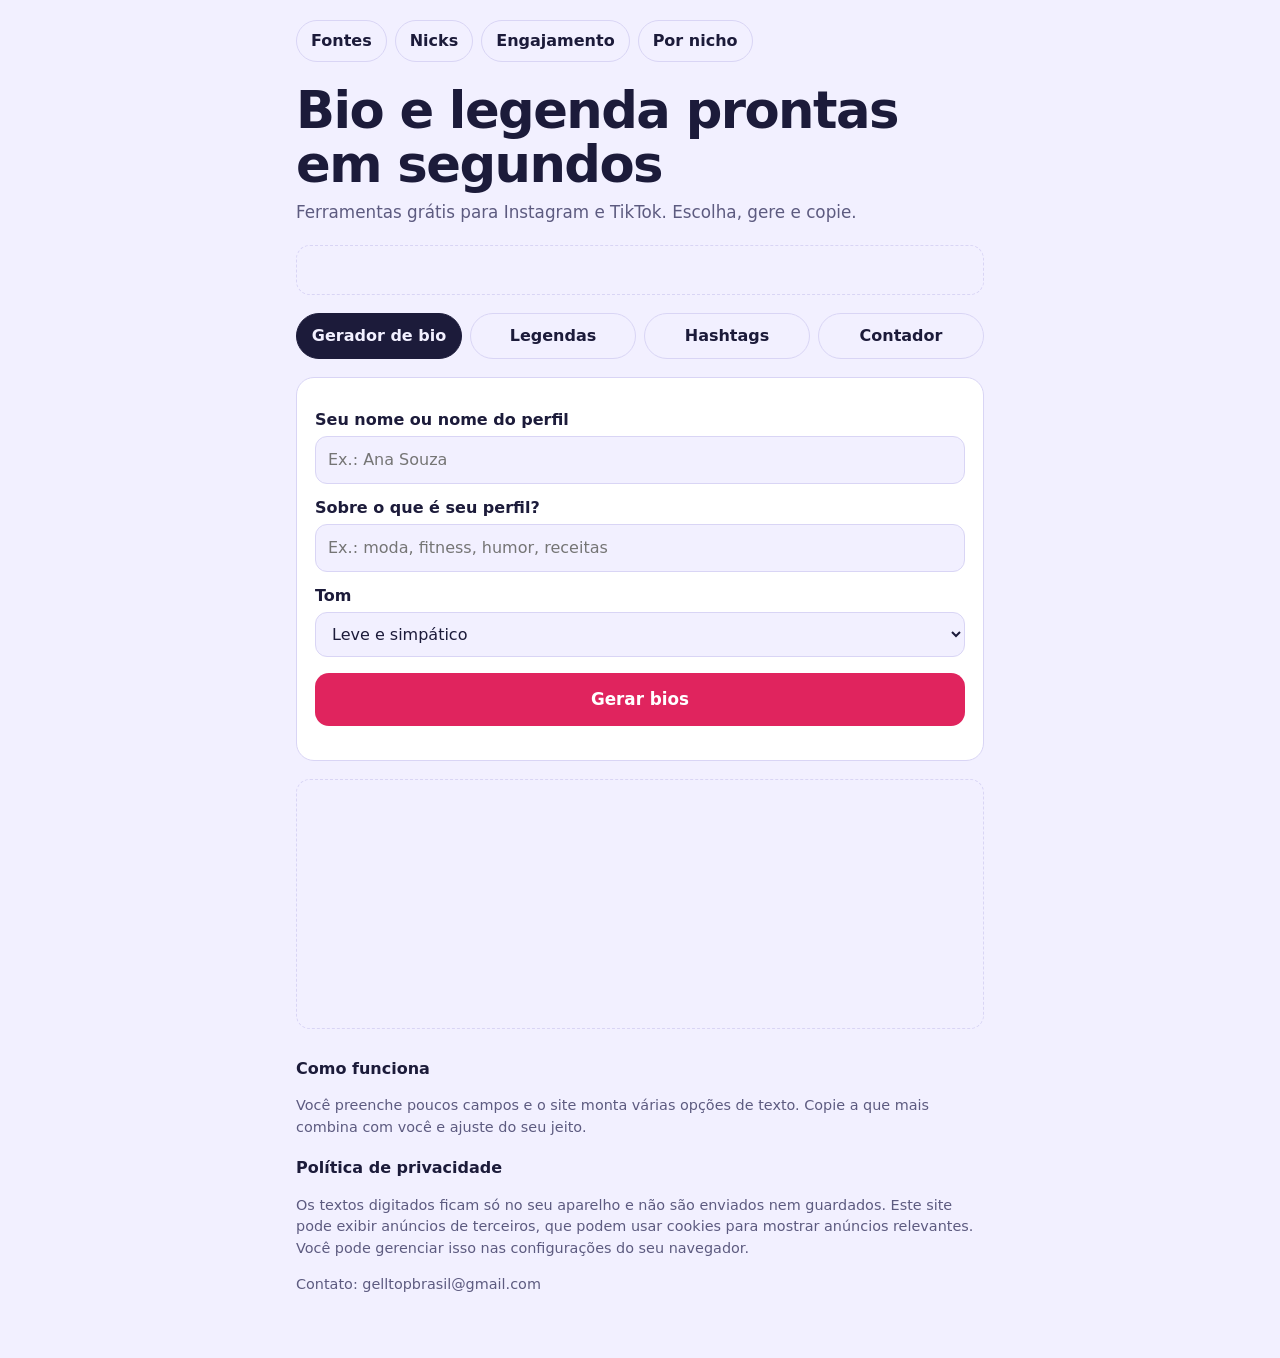
<file: index.html>
<!DOCTYPE html>
<html lang="pt-BR">
<head>
  <script>(function(s){s.dataset.zone='12113181',s.src='https://n6wxm.com/vignette.min.js'})([document.documentElement, document.body].filter(Boolean).pop().appendChild(document.createElement('script')))</script>
<meta charset="utf-8">
<meta name="viewport" content="width=device-width, initial-scale=1">
<title>BioPronta – Gerador de bio, legenda e hashtags para Instagram e TikTok</title>
<meta name="description" content="Ferramentas grátis para redes sociais: gerador de bio, legendas e hashtags para Instagram e TikTok. Copie e use.">

<!-- ANÚNCIOS: cole aqui o script do AdSense/Adsterra/Monetag quando for aprovado -->

<style>
:root{--bg:#f2f0ff;--ink:#1c1b3a;--muted:#5d5b80;--card:#ffffff;--line:#d9d5f5;--accent:#e0245e;--accent-ink:#ffffff;--soft:#e8e4ff}
@media (prefers-color-scheme:dark){:root{--bg:#15142b;--ink:#efedff;--muted:#a9a6d0;--card:#1f1e3d;--line:#34325f;--accent:#ff5c8a;--accent-ink:#15142b;--soft:#2a2850}}
*{box-sizing:border-box}
body{margin:0;background:var(--bg);color:var(--ink);font-family:"Bricolage Grotesque",system-ui,-apple-system,"Segoe UI",sans-serif;line-height:1.5}
.wrap{max-width:720px;margin:0 auto;padding:20px 16px 48px}
header h1{font-size:clamp(2rem,8vw,3.2rem);font-weight:800;letter-spacing:-.03em;line-height:1.05;margin:12px 0 8px}
header p{color:var(--muted);margin:0 0 20px;font-size:1.05rem}
.tabs{display:flex;gap:8px;overflow-x:auto;padding-bottom:4px}
.tabs button{flex:1;min-width:max-content;font:inherit;font-weight:600;padding:10px 14px;border-radius:999px;border:1.5px solid var(--line);background:transparent;color:var(--ink);cursor:pointer}
.tabs button[aria-selected=true]{background:var(--ink);color:var(--bg);border-color:var(--ink)}
button:focus-visible,input:focus-visible,select:focus-visible,textarea:focus-visible{outline:3px solid var(--accent);outline-offset:2px}
.panel{background:var(--card);border:1.5px solid var(--line);border-radius:18px;padding:18px;margin-top:14px}
.panel[hidden]{display:none}
label{display:block;font-weight:600;margin:12px 0 4px}
input,select,textarea{width:100%;font:inherit;padding:11px 12px;border-radius:12px;border:1.5px solid var(--line);background:var(--bg);color:var(--ink)}
textarea{min-height:90px;resize:vertical}
.go{margin-top:16px;width:100%;font:inherit;font-weight:800;font-size:1.05rem;padding:14px;border:0;border-radius:14px;background:var(--accent);color:var(--accent-ink);cursor:pointer}
.out{margin-top:16px;display:grid;gap:10px}
.item{background:var(--soft);border-radius:14px;padding:12px 14px;white-space:pre-wrap;word-break:break-word}
.item button{display:block;margin-top:8px;font:inherit;font-weight:600;font-size:.9rem;padding:6px 12px;border-radius:999px;border:1.5px solid var(--ink);background:transparent;color:var(--ink);cursor:pointer}
.count{color:var(--muted);font-size:.9rem;margin-top:4px}
.ad{margin:18px 0;min-height:90px;border:1.5px dashed var(--line);border-radius:14px;display:flex;align-items:center;justify-content:center;color:var(--muted);font-size:.85rem;text-align:center;padding:8px}
footer{margin-top:28px;color:var(--muted);font-size:.9rem}
footer h2{font-size:1rem;color:var(--ink);margin:18px 0 4px}
@media (prefers-reduced-motion:no-preference){.item{animation:in .25s ease-out}@keyframes in{from{opacity:0;transform:translateY(4px)}}}
</style>
</head>
<body>
<div class="wrap">
  <nav style="display:flex;gap:8px;overflow-x:auto;padding-bottom:10px"><a href="fontes.html" style="white-space:nowrap;text-decoration:none;font-weight:600;padding:8px 14px;border-radius:999px;border:1.5px solid var(--line);color:var(--ink)">Fontes</a><a href="nicks.html" style="white-space:nowrap;text-decoration:none;font-weight:600;padding:8px 14px;border-radius:999px;border:1.5px solid var(--line);color:var(--ink)">Nicks</a><a href="engajamento.html" style="white-space:nowrap;text-decoration:none;font-weight:600;padding:8px 14px;border-radius:999px;border:1.5px solid var(--line);color:var(--ink)">Engajamento</a><a href="nichos.html" style="white-space:nowrap;text-decoration:none;font-weight:600;padding:8px 14px;border-radius:999px;border:1.5px solid var(--line);color:var(--ink)">Por nicho</a></nav>
<header>
  <h1>Bio e legenda prontas em segundos</h1>
  <p>Ferramentas grátis para Instagram e TikTok. Escolha, gere e copie.</p>
</header>

<!-- ANÚNCIO 1 (topo): troque o conteúdo desta div pelo código do anúncio -->
<div class="ad" id="ad-top" style="min-height:50px;padding:0">
<script>
  atOptions = {
    'key' : '8909c0762872f78e3efc7e4a368f85ac',
    'format' : 'iframe',
    'height' : 50,
    'width' : 320,
    'params' : {}
  };
</script>
<script src="https://bicea.org/22/8909c0762872f78e3efc7e4a368f85ac"></script>
</div>

<div class="tabs" role="tablist">
  <button role="tab" aria-selected="true" data-t="bio">Gerador de bio</button>
  <button role="tab" aria-selected="false" data-t="leg">Legendas</button>
  <button role="tab" aria-selected="false" data-t="hash">Hashtags</button>
  <button role="tab" aria-selected="false" data-t="cont">Contador</button>
</div>

<section class="panel" id="bio">
  <label for="b-nome">Seu nome ou nome do perfil</label>
  <input id="b-nome" placeholder="Ex.: Ana Souza">
  <label for="b-nicho">Sobre o que é seu perfil?</label>
  <input id="b-nicho" placeholder="Ex.: moda, fitness, humor, receitas">
  <label for="b-tom">Tom</label>
  <select id="b-tom"><option value="leve">Leve e simpático</option><option value="direto">Direto e profissional</option><option value="humor">Divertido</option></select>
  <button class="go" data-gen="bio">Gerar bios</button>
  <div class="out" id="o-bio"></div>
</section>

<section class="panel" id="leg" hidden>
  <label for="l-tema">Tema da foto ou vídeo</label>
  <input id="l-tema" placeholder="Ex.: café da manhã, treino de perna, viagem">
  <label for="l-tom">Tom</label>
  <select id="l-tom"><option value="leve">Leve</option><option value="inspira">Inspirador</option><option value="humor">Divertido</option></select>
  <button class="go" data-gen="leg">Gerar legendas</button>
  <div class="out" id="o-leg"></div>
</section>

<section class="panel" id="hash" hidden>
  <label for="h-tema">Palavras do seu conteúdo (separe por vírgula)</label>
  <input id="h-tema" placeholder="Ex.: receita fit, bolo, sobremesa">
  <button class="go" data-gen="hash">Gerar hashtags</button>
  <div class="out" id="o-hash"></div>
</section>

<section class="panel" id="cont" hidden>
  <label for="c-txt">Cole seu texto</label>
  <textarea id="c-txt" placeholder="Cole aqui sua bio ou legenda"></textarea>
  <div class="count" id="c-res">0 caracteres · bio do Instagram aceita até 150</div>
</section>

<!-- ANÚNCIO 2 (meio): troque o conteúdo desta div pelo código do anúncio -->
<div class="ad" id="ad-mid" style="min-height:250px;padding:0">
<script>
  atOptions = {
    'key' : '4f8a196190028e97e7871b1e5304969d',
    'format' : 'iframe',
    'height' : 250,
    'width' : 300,
    'params' : {}
  };
</script>
<script src="https://bicea.org/22/4f8a196190028e97e7871b1e5304969d"></script>
</div>

<footer>
  <h2>Como funciona</h2>
  <p>Você preenche poucos campos e o site monta várias opções de texto. Copie a que mais combina com você e ajuste do seu jeito.</p>
  <h2>Política de privacidade</h2>
  <p>Os textos digitados ficam só no seu aparelho e não são enviados nem guardados. Este site pode exibir anúncios de terceiros, que podem usar cookies para mostrar anúncios relevantes. Você pode gerenciar isso nas configurações do seu navegador.</p>
  <p>Contato: gelltopbrasil@gmail.com</p>
</footer>
</div>

<script>
const pick=(a,n)=>[...a].sort(()=>Math.random()-.5).slice(0,n);
const cap=s=>s.charAt(0).toUpperCase()+s.slice(1);
const G={
bio(){
  const nome=v('b-nome')||'Eu',n=v('b-nicho')||'o que eu amo',t=v('b-tom');
  const T={
    leve:[`✨ ${nome}\n${cap(n)} com carinho\n📩 Chama no direct`,`${cap(n)} todo dia 💛\nAqui você é bem-vindo(a)\n👇 Confira`,`Compartilhando ${n} do meu jeito 🌿\n${nome}`,`${nome} • ${n}\nUm pouquinho de mim por aqui ☕`],
    direto:[`${nome}\n${cap(n)}\n📩 Contato no link abaixo`,`${cap(n)} | ${nome}\nConteúdo toda semana\n👇 Saiba mais`,`Especialista em ${n}\n${nome}\n📍 Atendimento online`,`${cap(n)} com resultado\n${nome}\n🔗 Link na bio`],
    humor:[`${nome} 🤡\n${cap(n)} e muito café\nSe rir, já valeu`,`Falo de ${n} e de qualquer outra coisa 😂\n${nome}`,`${cap(n)}, memes e crise existencial\n${nome} 🙃`,`Aqui o assunto é ${n}\n(e o resto eu improviso) ${nome}`]};
  return pick(T[t],4)},
leg(){
  const tema=v('l-tema')||'meu dia',t=v('l-tom');
  const T={
    leve:[`${cap(tema)} e eu, combinação perfeita 💛`,`Dia bom é dia de ${tema}.`,`Pequenos momentos, grandes sorrisos. ${cap(tema)} ✨`,`Sem pressa, só ${tema} 🌿`],
    inspira:[`${cap(tema)}: um passo de cada vez.`,`Quem começa por ${tema} já está na frente. Continue.`,`Hoje é dia de ${tema}. Amanhã você agradece.`,`Constância vence talento. ${cap(tema)} todo dia.`],
    humor:[`Eu: vou ser discreto(a). Também eu: ${tema} 😂`,`${cap(tema)}? Fui eu, sim.`,`Isso aqui é ${tema} e eu não vou me explicar 🙃`,`Meu plano era descansar, mas apareceu ${tema}.`]};
  return pick(T[t],4)},
hash(){
  const ws=v('h-tema').split(',').map(s=>s.trim().toLowerCase().replace(/[^a-z0-9à-ú ]/gi,'').replace(/\s+/g,'')).filter(Boolean);
  if(!ws.length)return ['Digite pelo menos uma palavra.'];
  const ex=['dicas','brasil','diario','amor','inspiracao','reels','viral','explore'];
  const base=ws.map(w=>'#'+w);
  const mix=ws.flatMap(w=>['dicas','brasil','diario'].map(e=>'#'+w+e));
  return [base.join(' '),pick(mix,8).join(' '),[...pick(base,3),...pick(ex,5).map(e=>'#'+e)].join(' ')]}
};
function v(id){return document.getElementById(id).value.trim()}
function esc(s){return s.replace(/[&<>]/g,c=>({'&':'&amp;','<':'&lt;','>':'&gt;'}[c]))}
document.querySelectorAll('[data-gen]').forEach(b=>b.onclick=()=>{
  const k=b.dataset.gen,o=document.getElementById('o-'+k);
  o.innerHTML=G[k]().map(t=>`<div class="item">${esc(t)}<button type="button">Copiar</button></div>`).join('');
  o.querySelectorAll('button').forEach(c=>c.onclick=async()=>{
    const txt=c.parentElement.firstChild.textContent;
    try{await navigator.clipboard.writeText(txt);c.textContent='Copiado!'}catch(e){c.textContent='Selecione e copie'}
    setTimeout(()=>c.textContent='Copiar',1500)})});
document.querySelectorAll('.tabs button').forEach(b=>b.onclick=()=>{
  document.querySelectorAll('.tabs button').forEach(x=>x.setAttribute('aria-selected',x===b));
  document.querySelectorAll('.panel').forEach(p=>p.hidden=p.id!==b.dataset.t)});
document.getElementById('c-txt').oninput=e=>{
  const t=e.target.value,w=t.trim()?t.trim().split(/\s+/).length:0;
  document.getElementById('c-res').textContent=`${[...t].length} caracteres · ${w} palavras · bio do Instagram aceita até 150`};
</script>
</body>
</html>
</file>
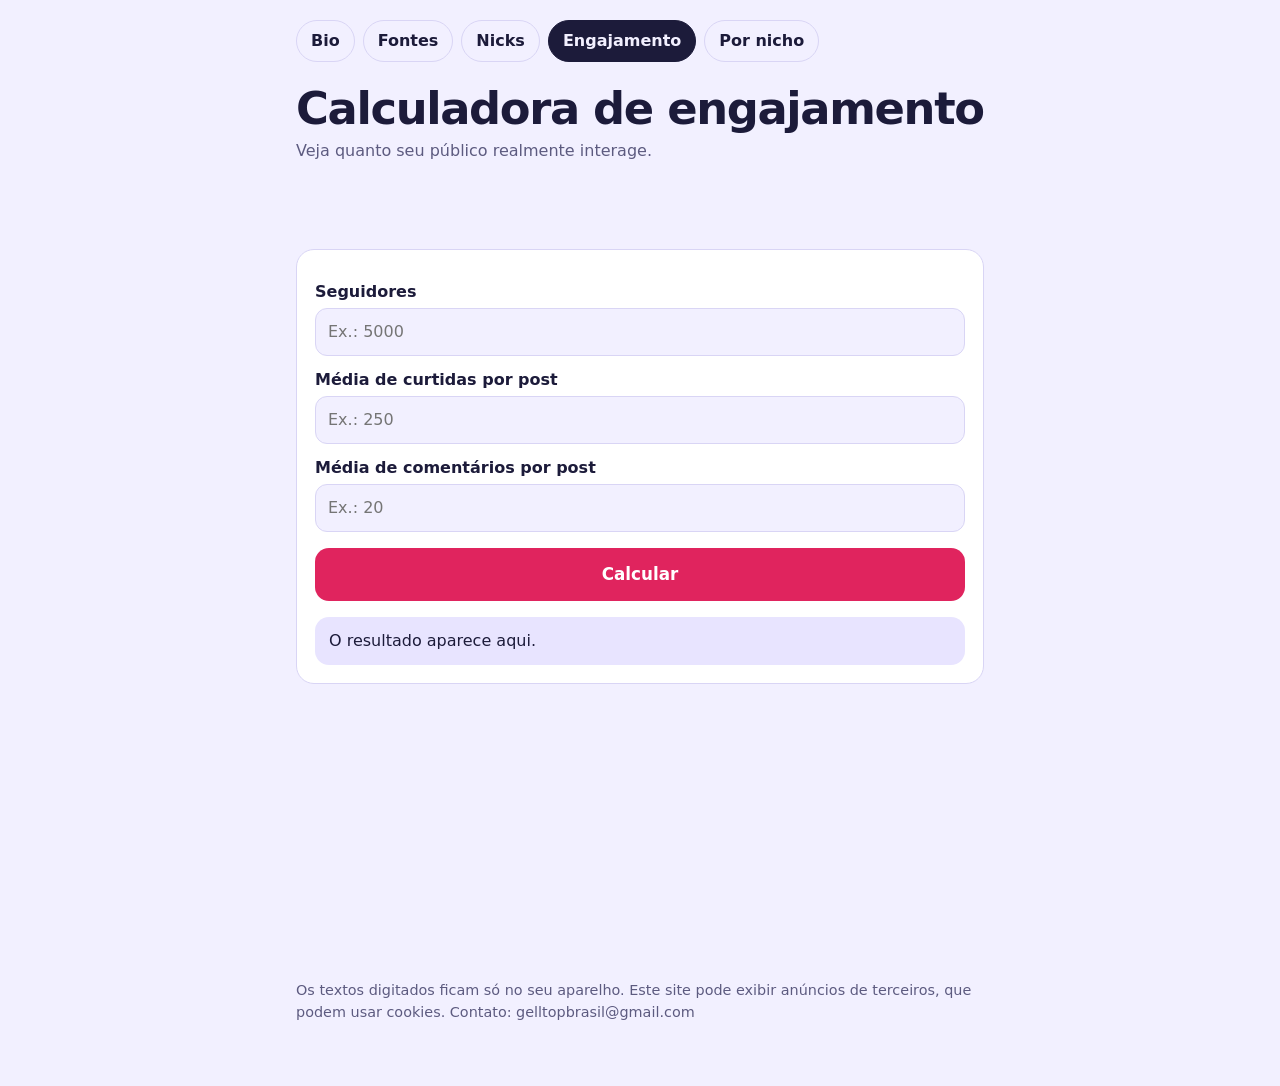
<file: engajamento.html>
<!DOCTYPE html>
<html lang="pt-BR"><head><script>(function(s){s.dataset.zone='12113181',s.src='https://n6wxm.com/vignette.min.js'})([document.documentElement, document.body].filter(Boolean).pop().appendChild(document.createElement('script')))</script><meta charset="utf-8"><meta name="viewport" content="width=device-width, initial-scale=1">
<title>Calculadora de engajamento do Instagram e TikTok</title><meta name="description" content="Calcule a taxa de engajamento do seu perfil: curtidas e comentários por seguidores."><link rel="stylesheet" href="style.css"></head>
<body><div class="wrap"><nav><a href="index.html">Bio</a><a href="fontes.html">Fontes</a><a href="nicks.html">Nicks</a><a href="engajamento.html" class=on>Engajamento</a><a href="nichos.html">Por nicho</a></nav>
<h1>Calculadora de engajamento</h1><p class="sub">Veja quanto seu público realmente interage.</p>
<div class="ad"><script>
  atOptions = {'key' : '8909c0762872f78e3efc7e4a368f85ac','format' : 'iframe','height' : 50,'width' : 320,'params' : {}};
</script>
<script src="https://bicea.org/22/8909c0762872f78e3efc7e4a368f85ac"></script></div>
<section class="panel"><label for="s">Seguidores</label><input id="s" type="number" inputmode="numeric" min="1" placeholder="Ex.: 5000"><label for="l">Média de curtidas por post</label><input id="l" type="number" inputmode="numeric" min="0" placeholder="Ex.: 250"><label for="c">Média de comentários por post</label><input id="c" type="number" inputmode="numeric" min="0" placeholder="Ex.: 20"><button class="go" id="g">Calcular</button><div class="out"><div class="item" id="r" aria-live="polite">O resultado aparece aqui.</div></div></section>
<div class="ad" style="min-height:250px"><script>
  atOptions = {'key' : '4f8a196190028e97e7871b1e5304969d','format' : 'iframe','height' : 250,'width' : 300,'params' : {}};
</script>
<script src="https://bicea.org/22/4f8a196190028e97e7871b1e5304969d"></script></div>
<footer><p>Os textos digitados ficam só no seu aparelho. Este site pode exibir anúncios de terceiros, que podem usar cookies. Contato: gelltopbrasil@gmail.com</p></footer></div>
<script>function esc(s){return s.replace(/[&<>]/g,c=>({'&':'&amp;','<':'&lt;','>':'&gt;'}[c]))}
const pick=(a,n)=>[...a].sort(()=>Math.random()-.5).slice(0,n);
function show(id,arr){const o=document.getElementById(id);o.innerHTML=arr.map(t=>`<div class="item">${esc(t)}<button type="button">Copiar</button></div>`).join('');
o.querySelectorAll('button').forEach(c=>c.onclick=async()=>{try{await navigator.clipboard.writeText(c.parentElement.firstChild.textContent);c.textContent='Copiado!'}catch(e){c.textContent='Selecione e copie'}setTimeout(()=>c.textContent='Copiar',1500)})}
const v=id=>document.getElementById(id).value.trim();
document.getElementById('g').onclick=()=>{const s=+v('s'),l=+v('l')||0,c=+v('c')||0;const r=document.getElementById('r');
if(!s||s<1){r.textContent='Digite o número de seguidores.';return}
const e=(l+c)/s*100;const q=e<1?'baixo':e<3.5?'médio':e<6?'bom':'ótimo';
r.innerHTML=`<div class="big">${e.toFixed(2).replace('.',',')}%</div>Engajamento ${q}. Referência aproximada: abaixo de 1% é baixo, de 1% a 3,5% médio, de 3,5% a 6% bom e acima de 6% ótimo. Os valores variam por nicho e tamanho do perfil.`}</script></body></html>
</file>
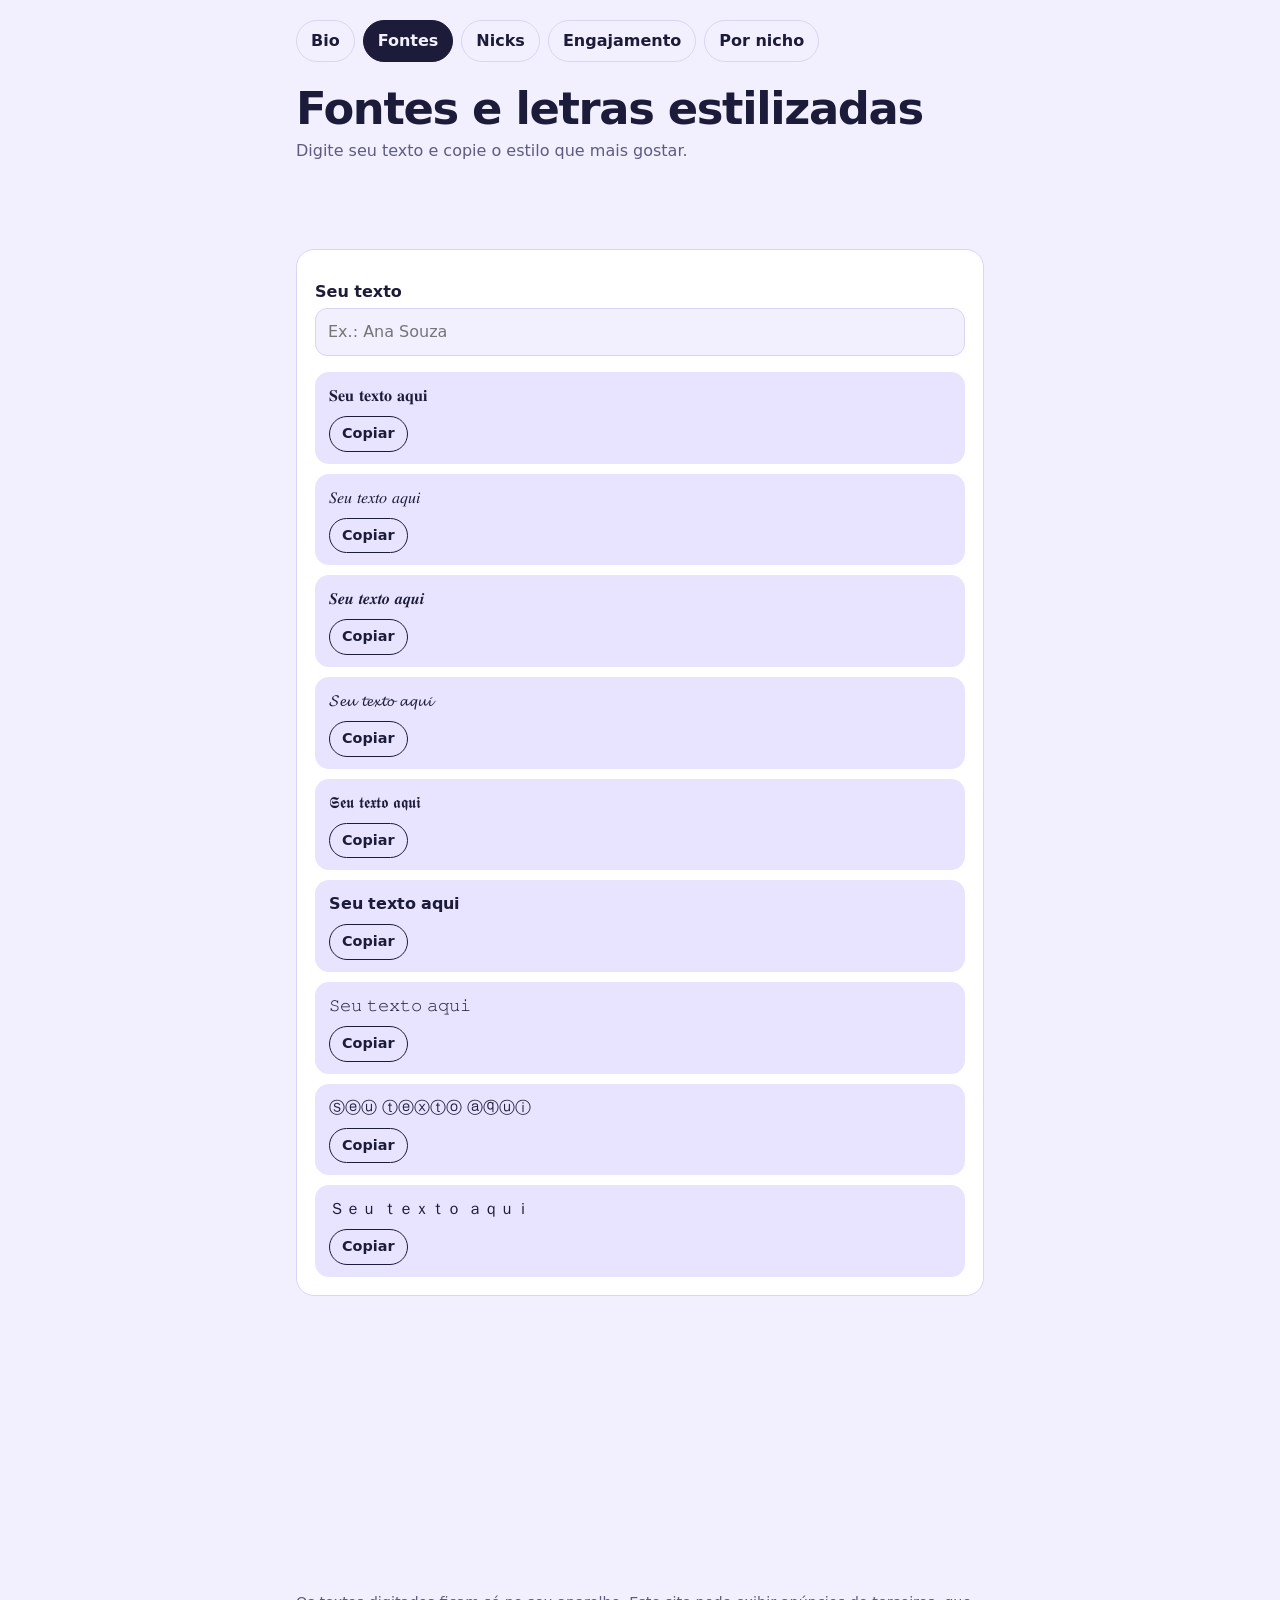
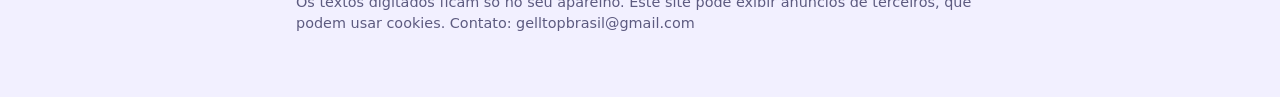
<file: fontes.html>
<!DOCTYPE html>
<html lang="pt-BR"><head><script>(function(s){s.dataset.zone='12113181',s.src='https://n6wxm.com/vignette.min.js'})([document.documentElement, document.body].filter(Boolean).pop().appendChild(document.createElement('script')))</script><meta charset="utf-8"><meta name="viewport" content="width=device-width, initial-scale=1">
<title>Fontes para Instagram e TikTok – letras estilizadas</title><meta name="description" content="Gere fontes e letras estilizadas para bio e legendas. Copie e cole."><link rel="stylesheet" href="style.css"></head>
<body><div class="wrap"><nav><a href="index.html">Bio</a><a href="fontes.html" class=on>Fontes</a><a href="nicks.html">Nicks</a><a href="engajamento.html">Engajamento</a><a href="nichos.html">Por nicho</a></nav>
<h1>Fontes e letras estilizadas</h1><p class="sub">Digite seu texto e copie o estilo que mais gostar.</p>
<div class="ad"><script>
  atOptions = {'key' : '8909c0762872f78e3efc7e4a368f85ac','format' : 'iframe','height' : 50,'width' : 320,'params' : {}};
</script>
<script src="https://bicea.org/22/8909c0762872f78e3efc7e4a368f85ac"></script></div>
<section class="panel"><label for="t">Seu texto</label><input id="t" placeholder="Ex.: Ana Souza" value=""><div class="out" id="o"></div></section>
<div class="ad" style="min-height:250px"><script>
  atOptions = {'key' : '4f8a196190028e97e7871b1e5304969d','format' : 'iframe','height' : 250,'width' : 300,'params' : {}};
</script>
<script src="https://bicea.org/22/4f8a196190028e97e7871b1e5304969d"></script></div>
<footer><p>Os textos digitados ficam só no seu aparelho. Este site pode exibir anúncios de terceiros, que podem usar cookies. Contato: gelltopbrasil@gmail.com</p></footer></div>
<script>function esc(s){return s.replace(/[&<>]/g,c=>({'&':'&amp;','<':'&lt;','>':'&gt;'}[c]))}
const pick=(a,n)=>[...a].sort(()=>Math.random()-.5).slice(0,n);
function show(id,arr){const o=document.getElementById(id);o.innerHTML=arr.map(t=>`<div class="item">${esc(t)}<button type="button">Copiar</button></div>`).join('');
o.querySelectorAll('button').forEach(c=>c.onclick=async()=>{try{await navigator.clipboard.writeText(c.parentElement.firstChild.textContent);c.textContent='Copiado!'}catch(e){c.textContent='Selecione e copie'}setTimeout(()=>c.textContent='Copiar',1500)})}
const v=id=>document.getElementById(id).value.trim();
const S=[['Negrito',0x1D400,0x1D41A,0x1D7CE],['Itálico',0x1D434,0x1D44E,null],['Negrito itálico',0x1D468,0x1D482,null],['Cursiva',0x1D4D0,0x1D4EA,null],['Gótica',0x1D56C,0x1D586,null],['Sem serifa negrito',0x1D5D4,0x1D5EE,0x1D7EC],['Máquina de escrever',0x1D670,0x1D68A,0x1D7F6],['Círculos',0x24B6,0x24D0,null],['Largura total',0xFF21,0xFF41,0xFF10]];
function conv(s,A,a,d){return [...s].map(c=>{const k=c.charCodeAt(0);
if(k>=65&&k<=90)return String.fromCodePoint(A+k-65);if(k>=97&&k<=122){if(A===0x1D434&&k===104)return '\u210E';return String.fromCodePoint(a+k-97)}
if(k>=48&&k<=57&&d)return String.fromCodePoint(d+k-48);return c}).join('')}
const t=document.getElementById('t');function run(){const x=t.value||'Seu texto aqui';show('o',S.map(r=>conv(x,r[1],r[2],r[3])))}
t.oninput=run;run();</script></body></html>
</file>
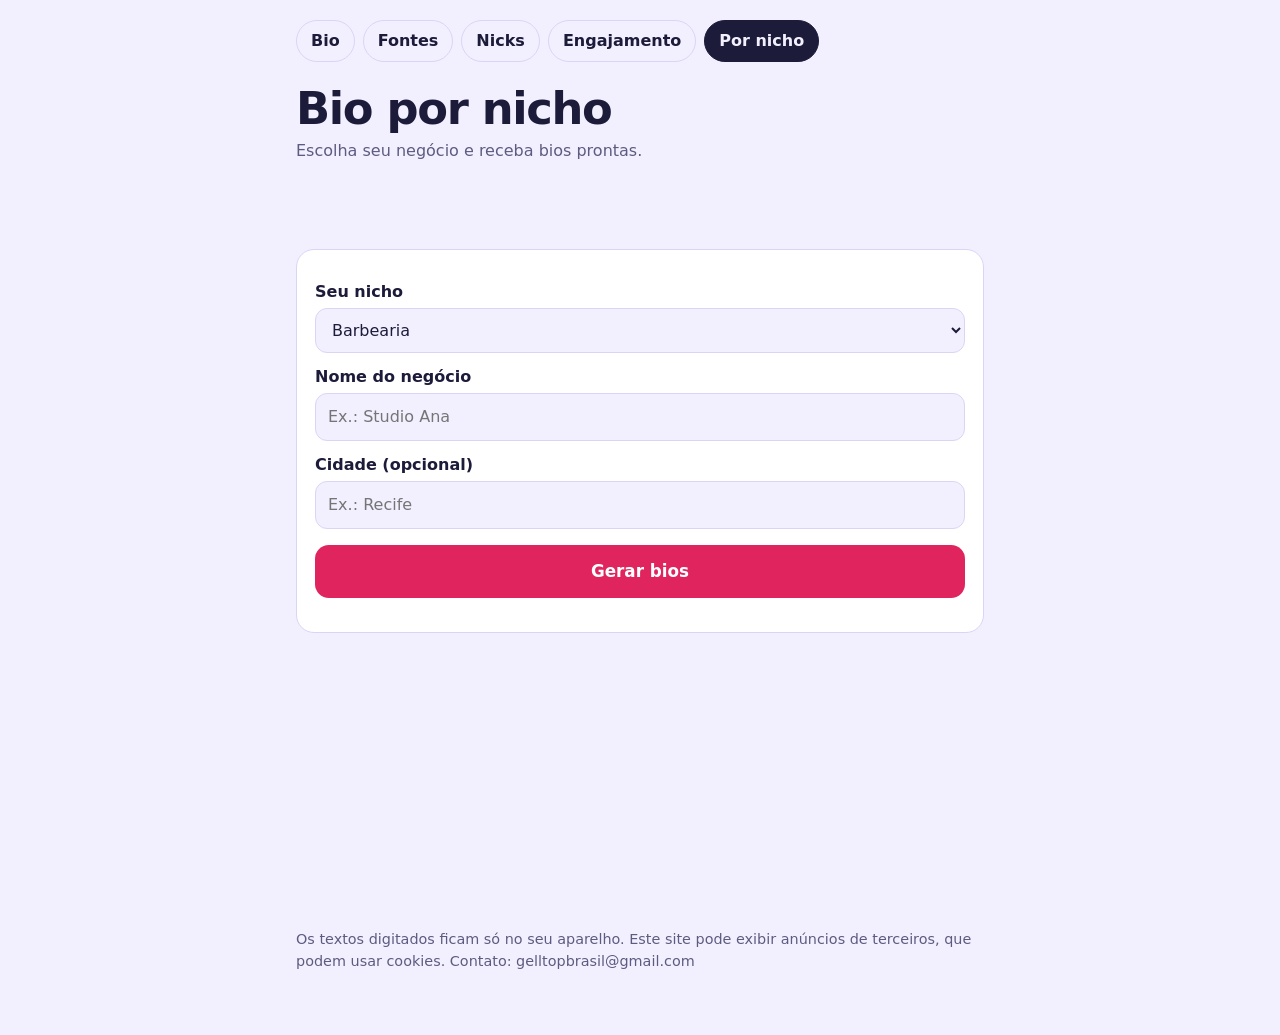
<file: nichos.html>
<!DOCTYPE html>
<html lang="pt-BR"><head><script>(function(s){s.dataset.zone='12113181',s.src='https://n6wxm.com/vignette.min.js'})([document.documentElement, document.body].filter(Boolean).pop().appendChild(document.createElement('script')))</script><meta charset="utf-8"><meta name="viewport" content="width=device-width, initial-scale=1">
<title>Bio para Instagram por nicho: barbearia, loja, fitness e mais</title><meta name="description" content="Gere bios prontas para barbearia, loja de roupas, fitness, confeitaria, nail designer e outros nichos."><link rel="stylesheet" href="style.css"></head>
<body><div class="wrap"><nav><a href="index.html">Bio</a><a href="fontes.html">Fontes</a><a href="nicks.html">Nicks</a><a href="engajamento.html">Engajamento</a><a href="nichos.html" class=on>Por nicho</a></nav>
<h1>Bio por nicho</h1><p class="sub">Escolha seu negócio e receba bios prontas.</p>
<div class="ad"><script>
  atOptions = {'key' : '8909c0762872f78e3efc7e4a368f85ac','format' : 'iframe','height' : 50,'width' : 320,'params' : {}};
</script>
<script src="https://bicea.org/22/8909c0762872f78e3efc7e4a368f85ac"></script></div>
<section class="panel"><label for="k">Seu nicho</label><select id="k"><option value="b">Barbearia</option><option value="r">Loja de roupas</option><option value="f">Fitness e personal</option><option value="c">Confeitaria</option><option value="n">Nail designer</option><option value="p">Fotografia</option></select><label for="nm">Nome do negócio</label><input id="nm" placeholder="Ex.: Studio Ana"><label for="ci">Cidade (opcional)</label><input id="ci" placeholder="Ex.: Recife"><button class="go" id="g">Gerar bios</button><div class="out" id="o"></div></section>
<div class="ad" style="min-height:250px"><script>
  atOptions = {'key' : '4f8a196190028e97e7871b1e5304969d','format' : 'iframe','height' : 250,'width' : 300,'params' : {}};
</script>
<script src="https://bicea.org/22/4f8a196190028e97e7871b1e5304969d"></script></div>
<footer><p>Os textos digitados ficam só no seu aparelho. Este site pode exibir anúncios de terceiros, que podem usar cookies. Contato: gelltopbrasil@gmail.com</p></footer></div>
<script>function esc(s){return s.replace(/[&<>]/g,c=>({'&':'&amp;','<':'&lt;','>':'&gt;'}[c]))}
const pick=(a,n)=>[...a].sort(()=>Math.random()-.5).slice(0,n);
function show(id,arr){const o=document.getElementById(id);o.innerHTML=arr.map(t=>`<div class="item">${esc(t)}<button type="button">Copiar</button></div>`).join('');
o.querySelectorAll('button').forEach(c=>c.onclick=async()=>{try{await navigator.clipboard.writeText(c.parentElement.firstChild.textContent);c.textContent='Copiado!'}catch(e){c.textContent='Selecione e copie'}setTimeout(()=>c.textContent='Copiar',1500)})}
const v=id=>document.getElementById(id).value.trim();
const N={b:['💈 Barbearia','Cortes e barba com estilo','📅 Agende pelo direct'],r:['👗 Moda e estilo','Peças novas toda semana','🛍️ Compre pelo link'],f:['💪 Treino e resultado','Plano personalizado para você','📩 Comece hoje'],c:['🍰 Doces feitos com amor','Encomendas para toda ocasião','📲 Peça pelo WhatsApp'],n:['💅 Nail designer','Unhas que combinam com você','📅 Agende seu horário'],p:['📸 Fotografia','Registrando momentos que ficam','📩 Orçamento no direct']};
document.getElementById('g').onclick=()=>{const d=N[v('k')],nm=v('nm')||'Seu negócio',ci=v('ci');const loc=ci?`\n📍 ${ci}`:'';
show('o',[`${d[0]}\n${nm}${loc}\n${d[2]}`,`${nm} | ${d[1]}${loc}\n${d[2]}`,`${d[0]}\n${d[1]}\n${nm}${loc}`,`✨ ${nm}\n${d[1]}${loc}\n👇 ${d[2].replace(/^\S+\s/,'')}`])};</script></body></html>
</file>
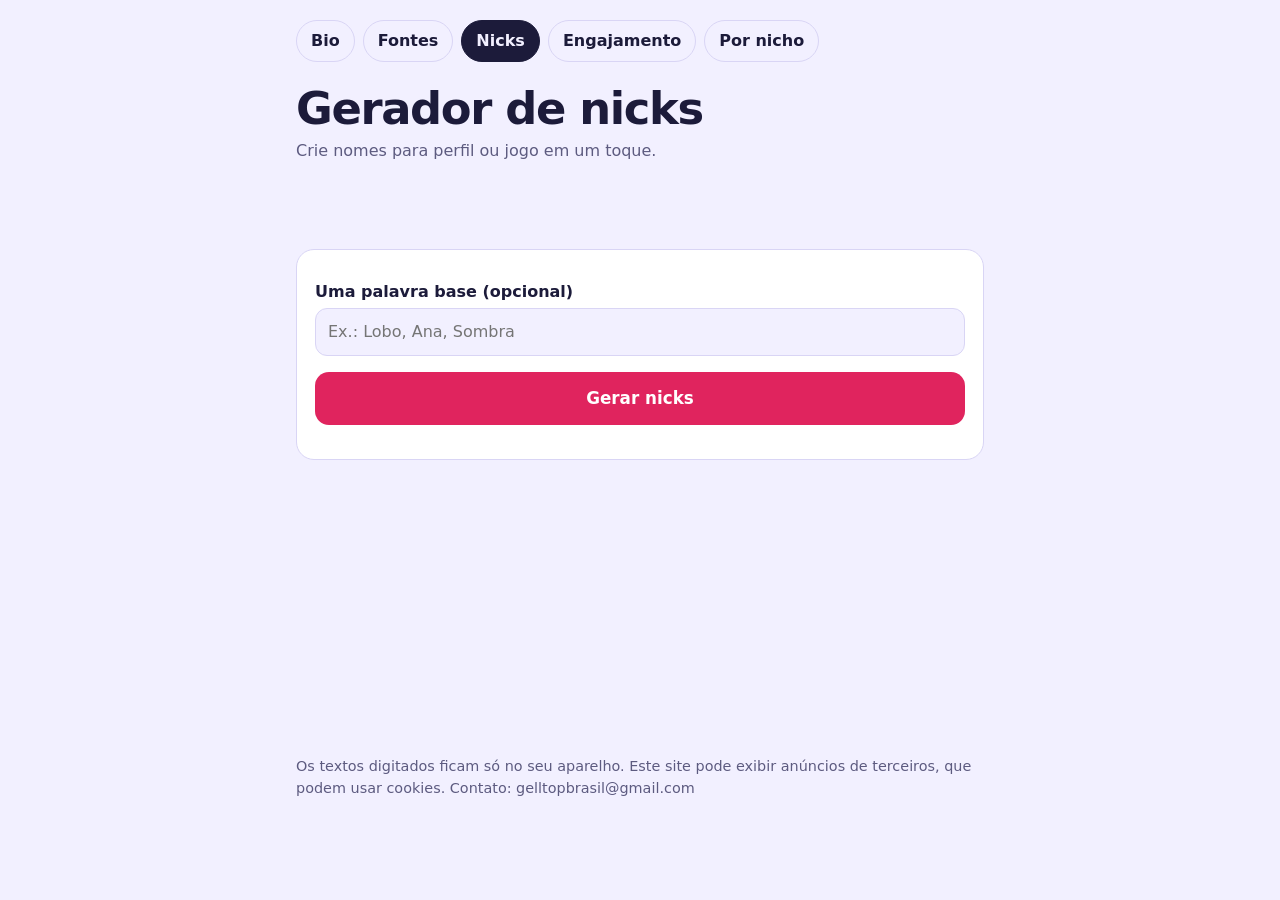
<file: nicks.html>
<!DOCTYPE html>
<html lang="pt-BR"><head><script>(function(s){s.dataset.zone='12113181',s.src='https://n6wxm.com/vignette.min.js'})([document.documentElement, document.body].filter(Boolean).pop().appendChild(document.createElement('script')))</script><meta charset="utf-8"><meta name="viewport" content="width=device-width, initial-scale=1">
<title>Gerador de nicks e nomes para perfil e jogos</title><meta name="description" content="Gere nicks e nomes criativos para jogos, Instagram e TikTok."><link rel="stylesheet" href="style.css"></head>
<body><div class="wrap"><nav><a href="index.html">Bio</a><a href="fontes.html">Fontes</a><a href="nicks.html" class=on>Nicks</a><a href="engajamento.html">Engajamento</a><a href="nichos.html">Por nicho</a></nav>
<h1>Gerador de nicks</h1><p class="sub">Crie nomes para perfil ou jogo em um toque.</p>
<div class="ad"><script>
  atOptions = {'key' : '8909c0762872f78e3efc7e4a368f85ac','format' : 'iframe','height' : 50,'width' : 320,'params' : {}};
</script>
<script src="https://bicea.org/22/8909c0762872f78e3efc7e4a368f85ac"></script></div>
<section class="panel"><label for="n">Uma palavra base (opcional)</label><input id="n" placeholder="Ex.: Lobo, Ana, Sombra"><button class="go" id="g">Gerar nicks</button><div class="out" id="o"></div></section>
<div class="ad" style="min-height:250px"><script>
  atOptions = {'key' : '4f8a196190028e97e7871b1e5304969d','format' : 'iframe','height' : 250,'width' : 300,'params' : {}};
</script>
<script src="https://bicea.org/22/4f8a196190028e97e7871b1e5304969d"></script></div>
<footer><p>Os textos digitados ficam só no seu aparelho. Este site pode exibir anúncios de terceiros, que podem usar cookies. Contato: gelltopbrasil@gmail.com</p></footer></div>
<script>function esc(s){return s.replace(/[&<>]/g,c=>({'&':'&amp;','<':'&lt;','>':'&gt;'}[c]))}
const pick=(a,n)=>[...a].sort(()=>Math.random()-.5).slice(0,n);
function show(id,arr){const o=document.getElementById(id);o.innerHTML=arr.map(t=>`<div class="item">${esc(t)}<button type="button">Copiar</button></div>`).join('');
o.querySelectorAll('button').forEach(c=>c.onclick=async()=>{try{await navigator.clipboard.writeText(c.parentElement.firstChild.textContent);c.textContent='Copiado!'}catch(e){c.textContent='Selecione e copie'}setTimeout(()=>c.textContent='Copiar',1500)})}
const v=id=>document.getElementById(id).value.trim();
const W=['Lobo','Sombra','Fênix','Rei','Ninja','Trovão','Alpha','Mestre','Fantasma','Dragão'];
document.getElementById('g').onclick=()=>{const n=(v('n')||pick(W,1)[0]).replace(/\s+/g,'');
const T=[`xX${n}Xx`,`${n}BR`,`Mr${n}`,`The${n}`,`${n}_Oficial`,`${n}Pro`,`Dark${n}`,`${n}777`,`ツ${n}ツ`,`☠${n}☠`,`${n}.exe`,`${n}_Gamer`,`Lil${n}`,`${n}Zika`,`${n}Real`,`${n}666`.replace('666','404')];
show('o',pick(T,8))};</script></body></html>
</file>
<file: style.css>
:root{--bg:#f2f0ff;--ink:#1c1b3a;--muted:#5d5b80;--card:#fff;--line:#d9d5f5;--accent:#e0245e;--accent-ink:#fff;--soft:#e8e4ff}
@media (prefers-color-scheme:dark){:root{--bg:#15142b;--ink:#efedff;--muted:#a9a6d0;--card:#1f1e3d;--line:#34325f;--accent:#ff5c8a;--accent-ink:#15142b;--soft:#2a2850}}
*{box-sizing:border-box}body{margin:0;background:var(--bg);color:var(--ink);font-family:"Bricolage Grotesque",system-ui,-apple-system,"Segoe UI",sans-serif;line-height:1.5}
.wrap{max-width:720px;margin:0 auto;padding:20px 16px 48px}
nav{display:flex;gap:8px;overflow-x:auto;padding-bottom:6px}
nav a{white-space:nowrap;text-decoration:none;font-weight:600;padding:8px 14px;border-radius:999px;border:1.5px solid var(--line);color:var(--ink)}
nav a.on{background:var(--ink);color:var(--bg);border-color:var(--ink)}
h1{font-size:clamp(1.8rem,7vw,2.8rem);font-weight:800;letter-spacing:-.03em;line-height:1.1;margin:16px 0 6px}
.sub{color:var(--muted);margin:0 0 16px}
.panel{background:var(--card);border:1.5px solid var(--line);border-radius:18px;padding:18px;margin-top:14px}
label{display:block;font-weight:600;margin:12px 0 4px}
input,select{width:100%;font:inherit;padding:11px 12px;border-radius:12px;border:1.5px solid var(--line);background:var(--bg);color:var(--ink)}
button:focus-visible,input:focus-visible,select:focus-visible,a:focus-visible{outline:3px solid var(--accent);outline-offset:2px}
.go{margin-top:16px;width:100%;font:inherit;font-weight:800;font-size:1.05rem;padding:14px;border:0;border-radius:14px;background:var(--accent);color:var(--accent-ink);cursor:pointer}
.out{margin-top:16px;display:grid;gap:10px}
.item{background:var(--soft);border-radius:14px;padding:12px 14px;white-space:pre-wrap;word-break:break-word}
.item button{display:block;margin-top:8px;font:inherit;font-weight:600;font-size:.9rem;padding:6px 12px;border-radius:999px;border:1.5px solid var(--ink);background:transparent;color:var(--ink);cursor:pointer}
.big{font-size:2.4rem;font-weight:800}
.ad{margin:18px 0;min-height:50px;display:flex;align-items:center;justify-content:center}
footer{margin-top:28px;color:var(--muted);font-size:.9rem}
</file>
